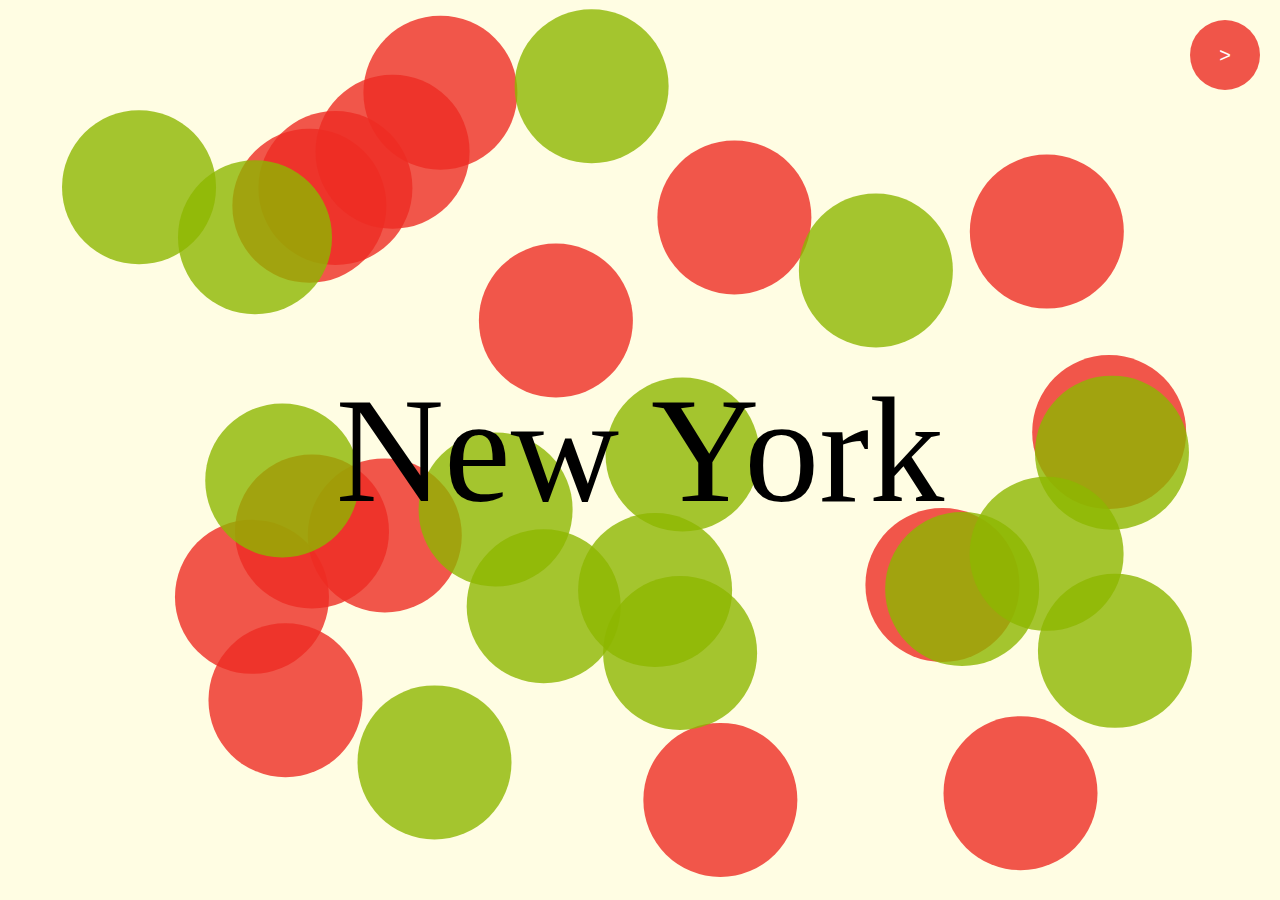
<file: index.html>
<!DOCTYPE html>
<html lang="en">
<head>
  <meta charset="UTF-8">
  <meta name="viewport" content="width=device-width, initial-scale=1.0">
  <title>NYC Circles Animation</title>
  <link rel="stylesheet" href="styles.css">
</head>

<body class="landing-mode">
<!-- moving circles -->
  <div class="container">
    <div class="circle"></div>
    <div class="circle"></div>
    <div class="circle"></div>
    <div class="circle"></div>
    <div class="circle"></div>
    <div class="circle"></div>
    <div class="circle"></div>
    <div class="circle"></div>
    <div class="circle"></div>
    <div class="circle"></div>
    <div class="circle"></div>
    <div class="circle"></div>
    <div class="circle"></div>
    <div class="circle"></div>
    <div class="circle"></div>
    <div class="circle"></div>
    <div class="circle"></div>
    <div class="circle"></div>
    <div class="circle"></div>
    <div class="circle"></div>
    <div class="circle"></div>
    <div class="circle"></div>
    <div class="circle"></div>
    <div class="circle"></div>
    <div class="circle"></div>
    <div class="circle"></div>
    <div class="circle"></div>
    <div class="circle"></div>
    <div class="circle"></div>
    <div class="circle"></div>
  </div>

<!-- game button -->
  <button id="modeSwitch">New York</button>

  <button class="funFactsButton" onclick="window.location.href='page-2.html';"></button>

  <script src="script.js"></script>
</body>
</html>
</file>
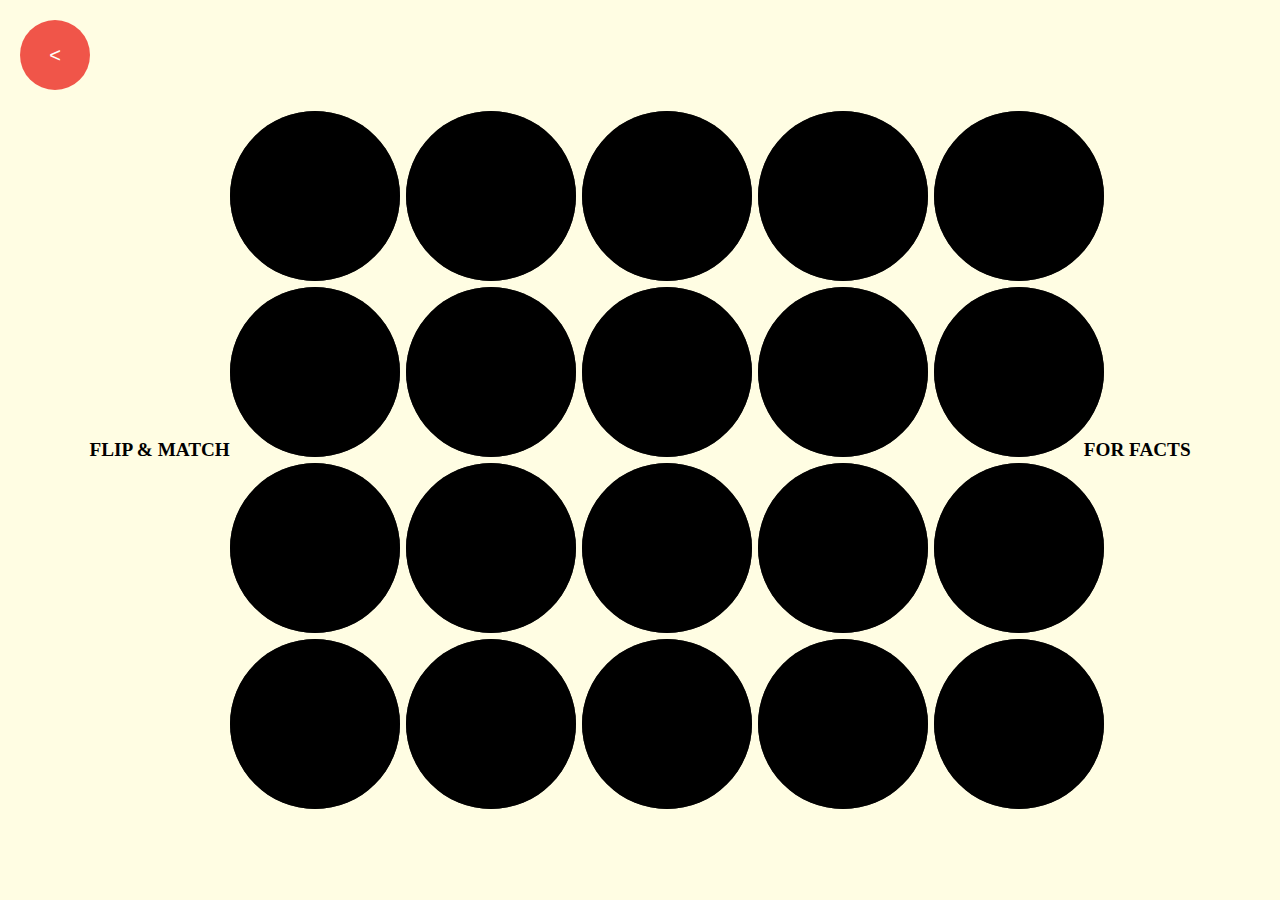
<file: page-2.html>
<!DOCTYPE html>
<html lang="en">
<head>
    <meta charset="UTF-8">
    <meta name="viewport" content="width=device-width, initial-scale=1.0">
    <title>Game Facts</title>
    <link rel="stylesheet" href="styles-2.css">
</head>
<body style="background-color: #fffde3;">
    <body>
        <!-- home button -->
        <button class="back-button" onclick="window.location.href='index.html';"></button>

        <a class="game-title"><strong>FLIP & MATCH</strong></a>

        <div class="game-container">
        </div>

        <a class="game-title"><strong>FOR FACTS</strong></a>
<script src="script-2.js"></script>
</body>
</html>
</file>
<file: styles.css>
* {
    margin: 0;
    padding: 0;
    box-sizing: border-box;
  }
  
  body {
    font-family: 'Arial', sans-serif;
    display: flex;
    justify-content: center;
    align-items: center;
    height: 100vh;
    overflow: hidden;
    transition: background-color 0.5s ease; /* Smooth transition for background */
  }
  
  /* Landing Page Mode */
  body.landing-mode {
    background-color: #fffde3;
  }
  
  .container {
    position: relative;
    width: 100vw; 
    height: 100vh; 
    align-items: start; 
  }
  
  /* Circle Styles */
  .circle {
    width: 12vw;
    height: 12vw;
    border-radius: 50%;
    position: absolute;
    transition: background-color 0.2s ease, opacity 0.5s ease, transform 0.5s ease; /* Transition for color and opacity */
  }
  
  /* Landing Page Mode: Color Circles */
  body.landing-mode .circle:nth-child(-n+15) {
    background-color: #ed2c23; /* First 15 circles red */
    opacity: 0.8; /* 30% opacity */
  }
  
  body.landing-mode .circle:nth-child(n+16) {
    background-color: #8db600; /* Remaining circles green */
    opacity: 0.8; /* 30% opacity */
  }
  
  /* Party Mode: Colorful circles with 70% opacity */
  body.party-mode .circle:nth-child(1) { background-color: #ff6666; opacity: 0.7; }
  body.party-mode .circle:nth-child(2) { background-color: #66ccff; opacity: 0.7; }
  body.party-mode .circle:nth-child(3) { background-color: #66ff66; opacity: 0.7; }
  body.party-mode .circle:nth-child(4) { background-color: #ffcc66; opacity: 0.7; }
  body.party-mode .circle:nth-child(5) { background-color: #cc66ff; opacity: 0.7; }
  body.party-mode .circle:nth-child(6) { background-color: #ff66cc; opacity: 0.7; }
  body.party-mode .circle:nth-child(7) { background-color: #ffcc00; opacity: 0.7; }
  body.party-mode .circle:nth-child(8) { background-color: #66ffff; opacity: 0.7; }
  body.party-mode .circle:nth-child(9) { background-color: #99cc00; opacity: 0.7; }
  body.party-mode .circle:nth-child(10) { background-color: #ff9933; opacity: 0.7; }
  body.party-mode .circle:nth-child(11) { background-color: #ff6699; opacity: 0.7; }
  body.party-mode .circle:nth-child(12) { background-color: #33cc33; opacity: 0.7; }
  body.party-mode .circle:nth-child(13) { background-color: #ff6600; opacity: 0.7; }
  body.party-mode .circle:nth-child(14) { background-color: #6600ff; opacity: 0.7; }
  body.party-mode .circle:nth-child(15) { background-color: #33cccc; opacity: 0.7; }
  body.party-mode .circle:nth-child(16) { background-color: #cc33ff; opacity: 0.7; }
  body.party-mode .circle:nth-child(17) { background-color: #ffcc33; opacity: 0.7; }
  body.party-mode .circle:nth-child(18) { background-color: #ff3366; opacity: 0.7; }
  body.party-mode .circle:nth-child(19) { background-color: #66ff99; opacity: 0.7; }
  body.party-mode .circle:nth-child(20) { background-color: #ff6699; opacity: 0.7; }
  body.party-mode .circle:nth-child(21) { background-color: #3366ff; opacity: 0.7; }
  body.party-mode .circle:nth-child(22) { background-color: #ccff33; opacity: 0.7; }
  body.party-mode .circle:nth-child(23) { background-color: #ff6633; opacity: 0.7; }
  body.party-mode .circle:nth-child(24) { background-color: #33ff66; opacity: 0.7; }
  body.party-mode .circle:nth-child(25) { background-color: #ff3399; opacity: 0.7; }
  body.party-mode .circle:nth-child(26) { background-color: #ff9933; opacity: 0.7; }
  body.party-mode .circle:nth-child(27) { background-color: #6699ff; opacity: 0.7; }
  body.party-mode .circle:nth-child(28) { background-color: #33ffcc; opacity: 0.7; }
  body.party-mode .circle:nth-child(29) { background-color: #9933ff; opacity: 0.7; }
  body.party-mode .circle:nth-child(30) { background-color: #99ccff; opacity: 0.7; }
  body.party-mode .circle:nth-child(31) { background-color: #ff99cc; opacity: 0.7; }
  body.party-mode .circle:nth-child(32) { background-color: #66cc99; opacity: 0.7; }
  
  /* Party Mode Background */
  body.party-mode {
    background-color: #000000; /* Black background for party mode */
  }
  
  /* Button for Mode Switch */
  button#modeSwitch {
    position: absolute;
    top: 50%;
    left: 50%;
    transform: translate(-50%, -50%);
    padding: 0; /* Remove padding */
    font-size: 150px; /* Set font size to 8vw */
    cursor: pointer;
    z-index: 999; /* Make sure it's above everything */
    background-color: transparent; /* No background color */
    border: none; /* No border */
    font-family: "New York", serif; /* Use the system serif font "New York" */
    color: #000000; /* Button text color */
  }
  
  /* Change button color in party mode */
  body.party-mode #modeSwitch {
    color: #fffde3; /* Change text color in party mode */
  }

  .funFactsButton {
    position: absolute;
    top: 20px;
    right: 20px;
    width: 70px;
    height: 70px; 
    background-color: #ed2c23;
    opacity: 0.8;
    color: white;
    border: none;
    border-radius: 50%; /* Make it circular */
    cursor: pointer;
    display: flex; /* Center the icon */
    align-items: center; /* Center vertically */
    justify-content: center; /* Center horizontally */
    transition: transform 0.3s ease; /* Transition for smooth scaling */ 
  }

  .funFactsButton:hover {
    transform: scale(1.2); /* Expand on hover */
    background-color: #ff4d4d; /* Slightly darker on hover */
}

/* Optional: Add an icon inside the button */
.funFactsButton::before {
    content: '>'; /* Left arrow icon */
    font-size: 20px; /* Icon size */
}
  
  body.party-mode.funFactsButton {
    display: block; /* Show the button when in party mode */
  }
</file>
<file: styles-2.css>
* {
    margin: 0;
    padding: 0;
    box-sizing: border-box;
}

body {
    font-family: Arial, sans-serif;
    display: flex;
    justify-content: center;
    align-items: center;
    height: 100vh;
    background-color: #fffde3;
}

h1 {
    margin-bottom: 20px;
    color: #333;
    text-align: center;
}

.game-container {
    display: grid;
    grid-template-columns: repeat(5, 150px); 
    grid-template-rows: repeat(4, 150px);
    gap: 26px;
    justify-content: center;
    align-items: center;
    margin-top: 20px;
}

.card {
    width: 170px;
    height: 170px;
    background-color: #333;
    border-radius: 50%;
    position: relative;
    cursor: pointer;
    transform: rotateY(0deg);
    transform-style: preserve-3d;
    transition: transform 0.6s;
}

.card.flip {
    transform: rotateY(180deg);
}

.front,
.back {
    position: absolute;
    width: 100%;
    height: 100%;
    backface-visibility: hidden;
    border-radius: 50%;
}

.front {
    background-color: black;
}

.back {
    transform: rotateY(180deg);
    border-radius: 50%;
    backface-visibility: hidden;
    background-size: cover;
    background-position: center;
}

.image-card {
    background-size: cover;
    background-position: center;
}

.color-card {
    background-color: #333;
    border: 5px solid #fff;
}

.back-button {
    position: absolute;
    top: 20px;
    left: 20px;
    width: 70px;
    height: 70px; 
    background-color: #ed2c23;
    opacity: 0.8;
    color: white;
    border: none;
    border-radius: 50%; /* Make it circular */
    cursor: pointer;
    display: flex; /* Center the icon */
    align-items: center; /* Center vertically */
    justify-content: center; /* Center horizontally */
    transition: transform 0.3s ease; /* Transition for smooth scaling */
}

.back-button:hover {
    transform: scale(1.2); /* Expand on hover */
    background-color: #ff4d4d; /* Slightly darker on hover */
}

/* Optional: Add an icon inside the button */
.back-button::before {
    content: '<'; /* Left arrow icon */
    font-size: 20px; /* Icon size */
}

.game-title{
    font-family: "New York", serif;
    font-size: larger;
}
</file>
